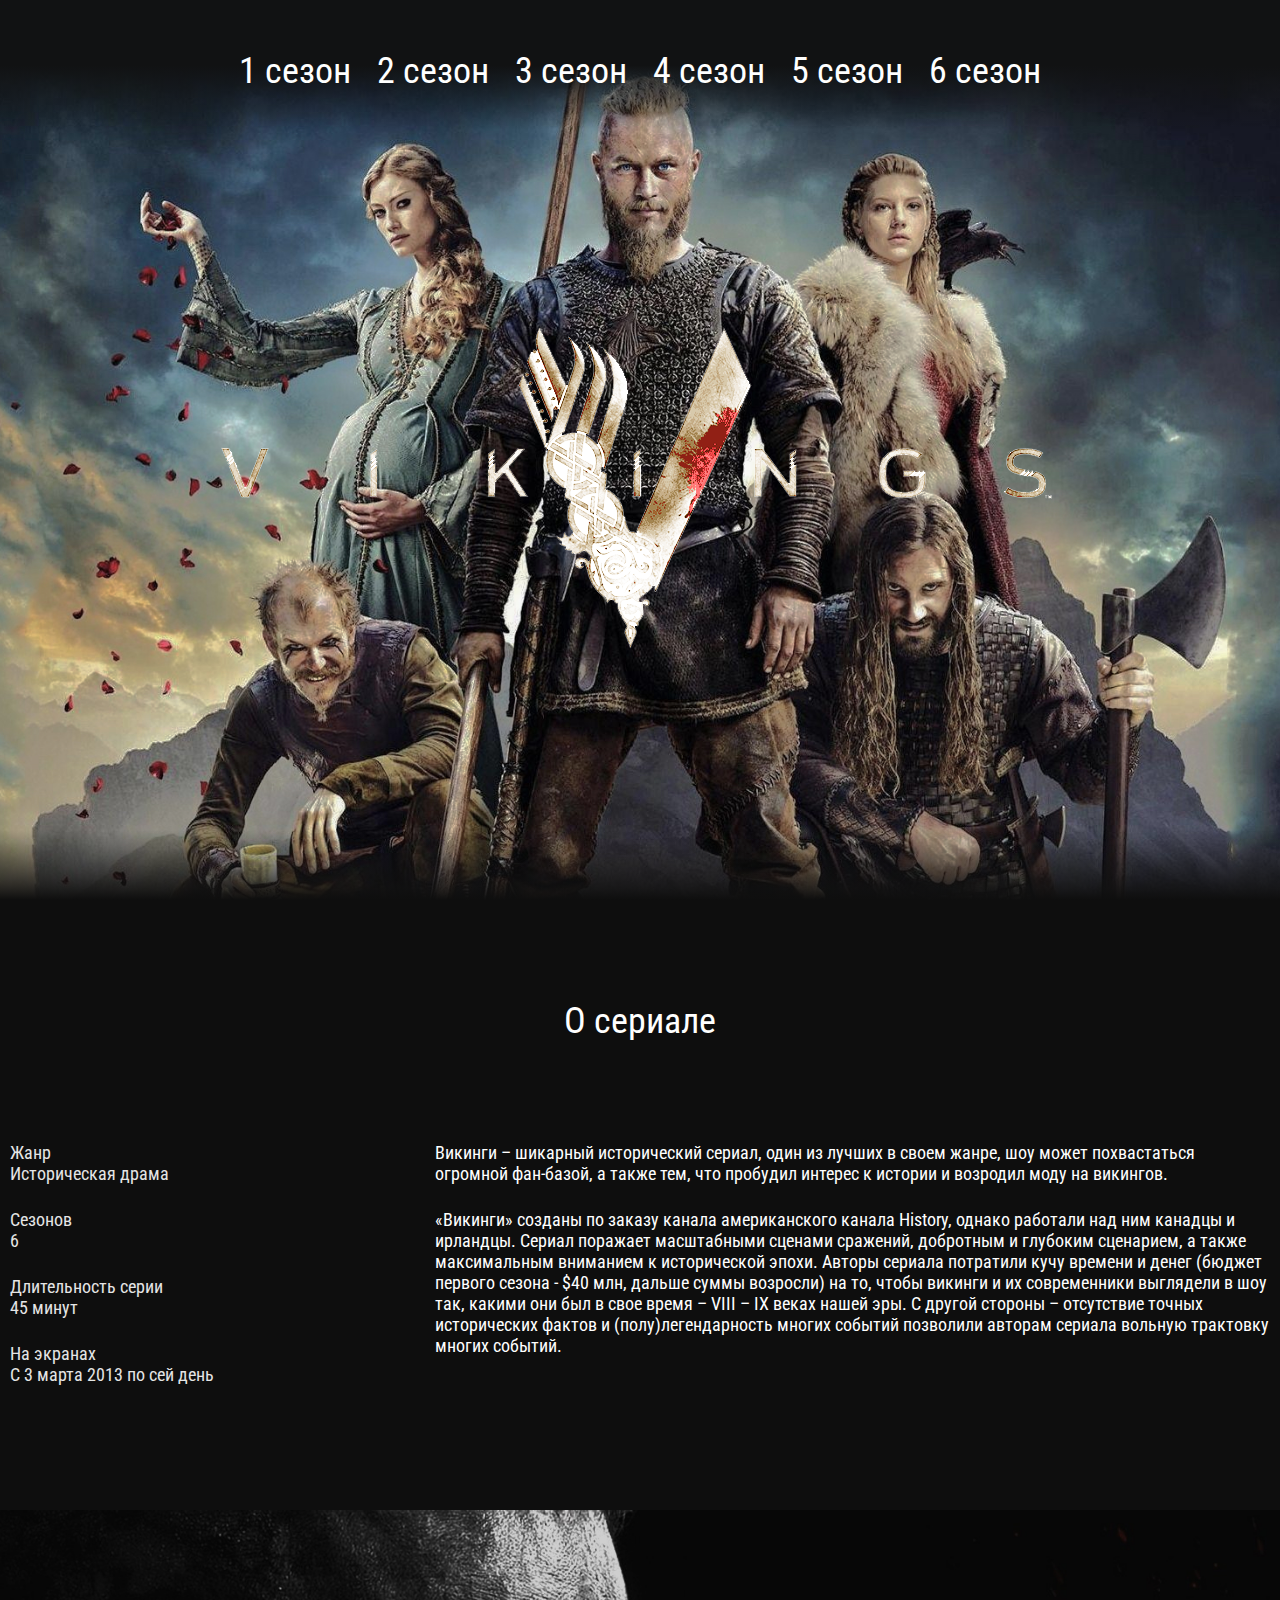
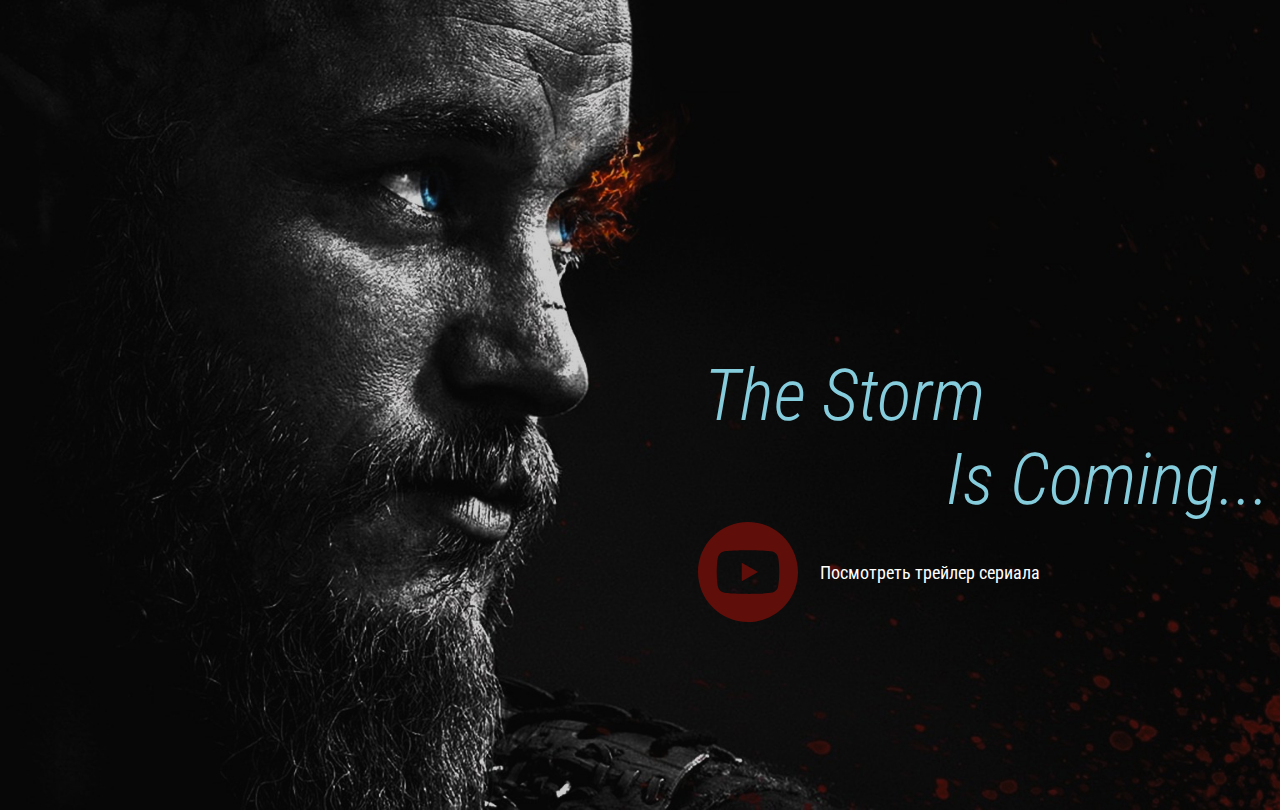
<file: vikings/index.html>
<!DOCTYPE html>
<html lang="en">

<head>
  <meta charset="UTF-8">
  <meta name="viewport" content="width=device-width, initial-scale=1.0">
  <meta http-equiv="X-UA-Compatible" content="ie=edge">
  <title>Document</title>
  <link href="https://fonts.googleapis.com/css2?family=Roboto+Condensed:ital,wght@0,400;0,700;1,300&display=swap"
    rel="stylesheet">
  <link rel="stylesheet" href="css/reset.css">
  <link rel="stylesheet" href="css/slick.css">
  <link rel="stylesheet" href="css/jquery.fancybox.css">
  <link rel="stylesheet" href="css/style.css">
</head>

<body>
  <header class="header">
    <nav class="menu">
      <ul class="menu__list">
        <li class="menu__list-item">
          <a class="menu__list-link" href="#">1 сезон</a>
        </li>
        <li class="menu__list-item">
          <a class="menu__list-link" href="#">2 сезон</a>
        </li>
        <li class="menu__list-item">
          <a class="menu__list-link" href="#">3 сезон</a>
        </li>
        <li class="menu__list-item">
          <a class="menu__list-link" href="#">4 сезон</a>
        </li>
        <li class="menu__list-item">
          <a class="menu__list-link" href="#">5 сезон</a>
        </li>
        <li class="menu__list-item">
          <a class="menu__list-link" href="#">6 сезон</a>
        </li>
      </ul>
    </nav>
    <div class="logo">
      <img class="logo__img" src="images/logo.png" alt="Логотип">
    </div>
  </header>
  <section class="about section-page">
    <div class="container">
      <h3 class="title">
        О сериале
      </h3>
      <div class="about__inner">
        <ul class="about__info">
          <li class="about__info-item">
            Жанр
            <span>Историческая драма</span>
          </li>
          <li class="about__info-item">
            Сезонов
            <span>6</span>
          </li>
          <li class="about__info-item">
            Длительность серии
            <span>45 минут</span>
          </li>
          <li class="about__info-item"> 
            На экранах
            <span> С 3 марта 2013 по сей день</span>
          </li>
        </ul>
        <div class="about__text">
          <p>
             Викинги – шикарный исторический сериал, один из лучших в своем жанре, шоу может похвастаться огромной
            фан-базой, а также тем, что пробудил интерес к истории и возродил моду на викингов.
          </p>
          <p>
            «Викинги» созданы по заказу канала американского канала History, однако работали над ним канадцы и ирландцы.
            Сериал поражает масштабными сценами сражений, добротным и глубоким сценарием, а также максимальным вниманием
            к исторической эпохи. Авторы сериала потратили кучу времени и денег (бюджет первого сезона - $40 млн, дальше
            суммы возросли) на то, чтобы викинги и их современники выглядели в шоу так, какими они был в свое время –
            VIII – IX веках нашей эры. С другой стороны – отсутствие точных исторических фактов и (полу)легендарность
            многих событий позволили авторам сериала вольную трактовку многих событий.
          </p>
        </div>
      </div>
    </div>
  </section>
  <section class="video">
    <div class="container">
      <h3 class="video__text">
        <span>
          The Storm 
        </span>
        Is Coming...
      </h3>
      <a class="video__btn" data-fancybox href="https://youtu.be/z0nElo_7-1E">Посмотреть трейлер сериала</a>
    </div>
  </section>

  <script src="https://ajax.googleapis.com/ajax/libs/jquery/3.4.1/jquery.min.js"></script>
  <script src="js/slick.min.js"></script>
  <script src="js/jquery.fancybox.min.js"></script>
  <script src="js/main.js"></script>
</body>

</html>
</file>
<file: vikings/css/style.css>
*{
    box-sizing: border-box;
}

body{
    background-color: #0E0E0E;
    color: #fff;
    font-weight: 400;
    font-family: 'Roboto Condensed', sans-serif;
    font-size: 18px;
    line-height: 21px;
}
a{
    color: inherit;
    text-decoration: none;
}
ul{
    list-style: none;
}
.container{
    min-width: 1220px;
    padding: 0 10px;
    margin: 0 auto;
}
.section-page{
    padding: 100px 0;
}
.title{
    text-align: center;
    margin-bottom: 100px;
    font-size: 36px;
    line-height: 42px;
    font-weight: 400;
}
.header{
    background-image: url('../images/header-bg.jpg');
    height: 100vh;
    background-repeat: no-repeat;
    background-size: cover;
    background-position: center 50px;
    text-align: center;
    position: relative;
}
.header::after{
    content: '';
    position: absolute;
    height: 70px;
    bottom: 0;
    left: 0;
    width: 100%;
    background: linear-gradient(180deg, #0E0E0E 0%, rgba(17, 17, 17, 0.850295) 16.53%, rgba(32, 31, 33, 0) 100%);
    transform: rotate(180deg);
} 
.menu__list{
    display: flex;
    justify-content: center;
    padding: 50px 0 58px;
    background: linear-gradient(180deg, #111213 0%, #111213 43.62%, rgba(32, 31, 33, 0) 86.33%);
}
.menu__list-item{
    padding: 0 13px;
}
.menu__list-link{
    font-size: 36px;
    line-height: 42px;
}
.menu__list-link:hover{
    color: #85CCDC;
    text-decoration: underline;
}
.logo{
    padding-top: 178px;
}
.about__inner{
display: flex;
}
.about__info{
    width: 375px;
    margin-right: 50px;
    flex: none;
}
.about__info-item{
    margin-bottom: 25px;
    color: #E5E5E5;
}
.about__info-item span{
    display: block;
}
.about__text p{
    margin-bottom: 25px;
}
.video{
    background-image: url('../images/video-bg.jpg');
    height: 100vh;
    background-repeat: no-repeat;
    background-size: cover;
    background-position: center center;
    text-align: right;

}
.video__text{
    font-style: italic;
    font-weight: 300;
    font-size: 72px;
    line-height: 84px;
    color: #85CCDC;
    padding-top: 444px;
    margin-bottom: 40px;
  
}
.video__text span{
    display: block;
    padding-right: 285px;
}
.video__btn{
    padding-left: 122px;
    position: relative;
    margin-right: 230px;
}
.video__btn::before{
    content: '';
    position: absolute;
    width: 100px;
    height: 100px;
    left: 0;
    top: -40px;
    background-image: url('../images/youtube-btn.svg');
}
</file>
